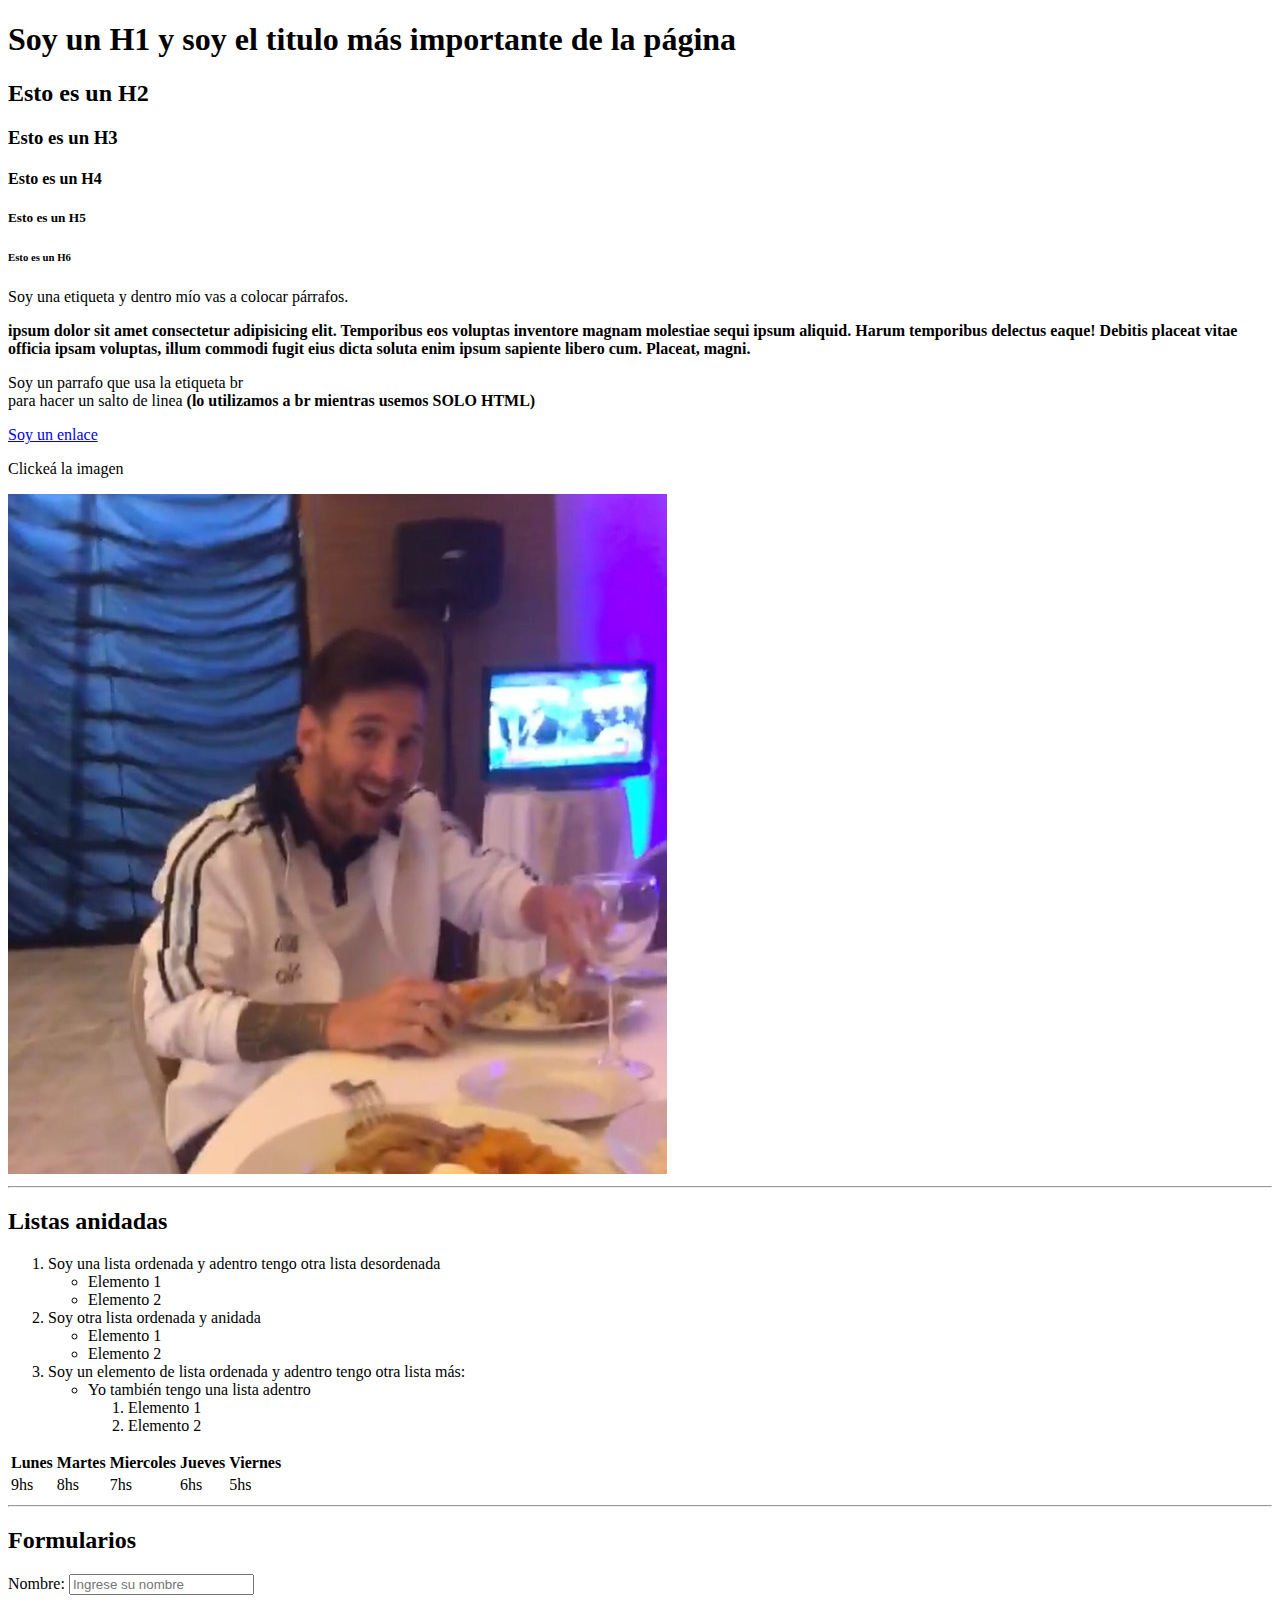
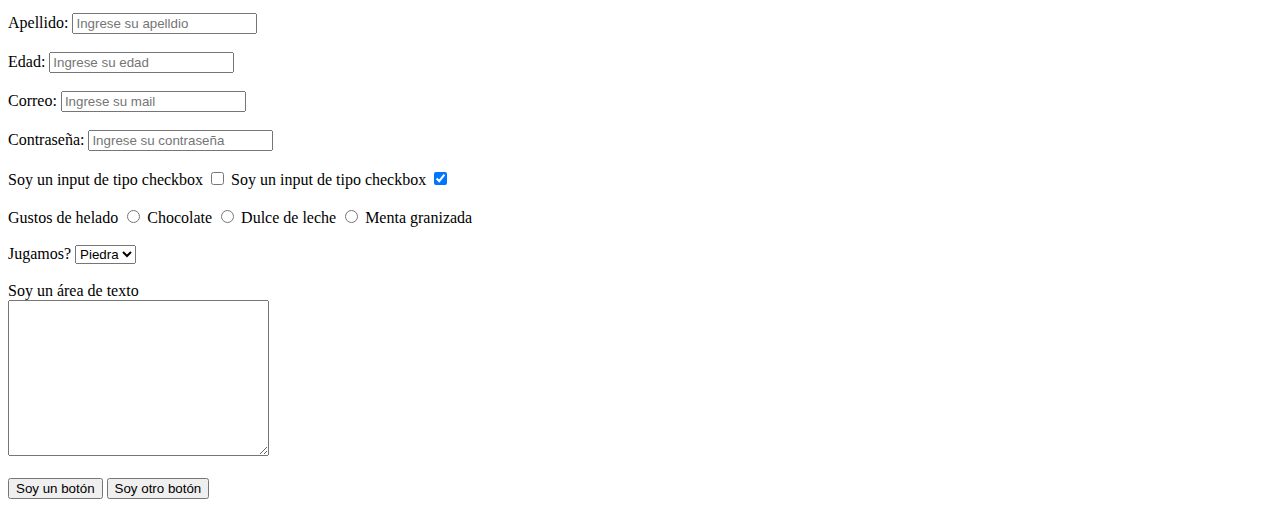
<file: Clase_1/index.html>
<!DOCTYPE html>
<html lang="en">

    <head>
    <meta charset="UTF-8"/>
    <meta name="viewport"  content="width=devise-width, initial-scale=1.0"> <!-- que la página se adapte al ancho del navegador, y la escala 1.0 indica que no va a estar zoomeado -->

    <title>Bienvenidos al lado oscuro</title>

    </head>

<body>

    <!-- Ctrl + } para este comentario -->

    <h1>Soy un H1 y soy el titulo más importante de la página </h1>
    <h2>Esto es un H2</h2>
    <h3>Esto es un H3</h3>
    <h4>Esto es un H4</h4>
    <h5>Esto es un H5</h5>
    <h6>Esto es un H6</h6>

    <p>Soy una etiqueta y dentro mío vas a colocar párrafos.</p>

    <p><strong> ipsum dolor sit amet consectetur adipisicing elit. Temporibus eos voluptas inventore magnam molestiae sequi ipsum aliquid. Harum temporibus delectus eaque! Debitis placeat vitae officia ipsam voluptas, illum commodi fugit eius dicta soluta enim ipsum sapiente libero cum. Placeat, magni. </strong></p>

    <p>Soy un parrafo que usa la etiqueta br <br/> para hacer un salto de linea <strong>(lo utilizamos a br mientras usemos SOLO HTML)</strong></p>

    <a href="https://code.visualstudio.com/" target="_blank">Soy un enlace</a>
    <br>
    <p>Clickeá la imagen</p>
    <a href="https://code.visualstudio.com" target="_blank">
        <img src="Imagenes/DfbwC7EWAAMn294.jfif" alt="Liones Messi comiendo">
    </a>

    <hr> <!-- crea una linea divisoria  -->

    <H2>Listas anidadas</H2>
    <ol>
        <li>Soy una lista ordenada y adentro tengo otra lista desordenada
             <ul> 
                <li>Elemento 1</li>
                <li>Elemento 2</li>
             </ul>
        </li>
        <li>Soy otra lista ordenada y anidada
            <ul>
                <li>Elemento 1</li>
                <li>Elemento 2</li>
            </ul>
        </li>
        <li>Soy un elemento de lista ordenada y adentro tengo otra lista más:
            <ul>
                <li>Yo también tengo una lista adentro
                    <ol>
                        <li>Elemento 1</li>
                        <li>Elemento 2</li>
                    </ol>
                </li>
                
            </ul>
        </li>
    </ol>

    <table>
        <tr>
            <th>Lunes</th>
            <th>Martes</th>
            <th>Miercoles</th>
            <th>Jueves</th>
            <th>Viernes</th>
        </tr>
        <tr>
            <td>9hs</td>
            <td>8hs</td>
            <td>7hs</td>
            <td>6hs</td>
            <td>5hs</td>
        </tr>
    </table>
<hr>
    
    <h2>Formularios</h2>
    <!-- Input de tipo "text" --> 
    <!-- Acompañar todo input de un label es buena práctica -->
    <label for="Nombre">Nombre: </label>
    <input type="text" id="Nombre" placeholder="Ingrese su nombre">
<br>
<br>
    <label for="Apellido">Apellido: </label>
    <input type="text" id="Apellido" placeholder="Ingrese su apelldio"> 
<br>
<br>
     <!-- Input de tipo "number" --> 
     <label for="Edad">Edad: </label>
     <input type="number" id="Edad" placeholder="Ingrese su edad">
<br>
<br>
    <!-- Input de tipo "email" -->
    <label for="Correo">Correo: </label>
    <input type="email" id="Correo" placeholder="Ingrese su mail">
<br>
<br>
    <!-- Input de tipo "password" -->
    <label for="Pass">Contraseña: </label>
    <input type="password" id="Pass" placeholder="Ingrese su contraseña" required>
<br>
<br>
    <!-- Input de tipo checkbox -->
    <label for="checkbox">Soy un input de tipo checkbox</label>
    <input type="checkbox" id="checkbox">

    <label for="checkbox2">Soy un input de tipo checkbox</label>
    <input type="checkbox" id="checkbox2" checked> <!--el checked es para que cuando cargue ya quede seleccionado-->
<br>
<br>
    <span>Gustos de helado</span> <!--el span es una etiqueta de linea sin contenido semántico--> 
    <!-- input de tipo "radio" -->
    <input type="radio" id="chocolate" name="gustos">
    <label for="chocolate">Chocolate</label>

    <input type="radio" id="dulce de leche" name="gustos">
    <label for="dulce de leche">Dulce de leche</label>

    <input type="radio" id="menta granizada" name="gustos">
    <label for="menta granizada">Menta granizada</label>
<br>
<br>
    <label for="jugamos">Jugamos?</label>
    <select name="" id="jugamos">
        <option value="piedra">Piedra</option>
        <option value="papel">Papel</option>
        <option value="tijera">Tijera</option>
    </select>
<br>
<br>
    <!-- etiqueta de textarea -->
    <label for="texto">Soy un área de texto</label>
    <br>
    <textarea id="texto" cols="30" rows="10"></textarea>
<br>
<br>
    <!-- botones -->
    <input type="submit" value="Soy un botón">
    <button type="submit">Soy otro botón</button>
    

</body>

</html>
</file>
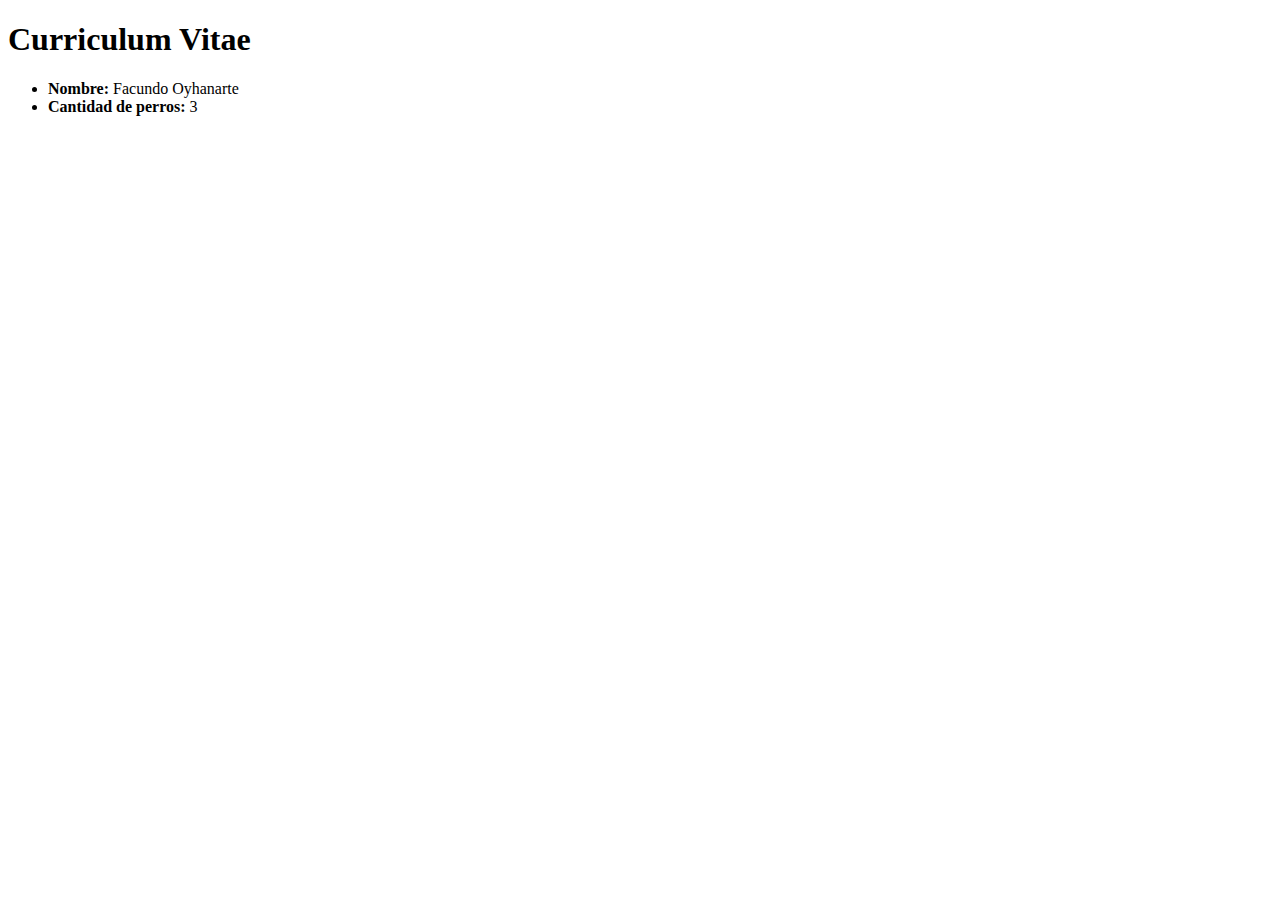
<file: Clase_2/index.html>
<!DOCTYPE html>
<html lang="en">
<head>
    <meta charset="UTF-8">
    <meta http-equiv="X-UA-Compatible" content="IE=edge">
    <meta name="viewport" content="width=device-width, initial-scale=1.0">
    <title>Curriculum</title>
</head>
<body>
    <h1>Curriculum Vitae</h1>
    <ul>
        <li><b>Nombre:</b> Facundo Oyhanarte</li>
        <li><b>Cantidad de perros:</b> 3</li>
    </ul>
    
</body>
</html>
</file>
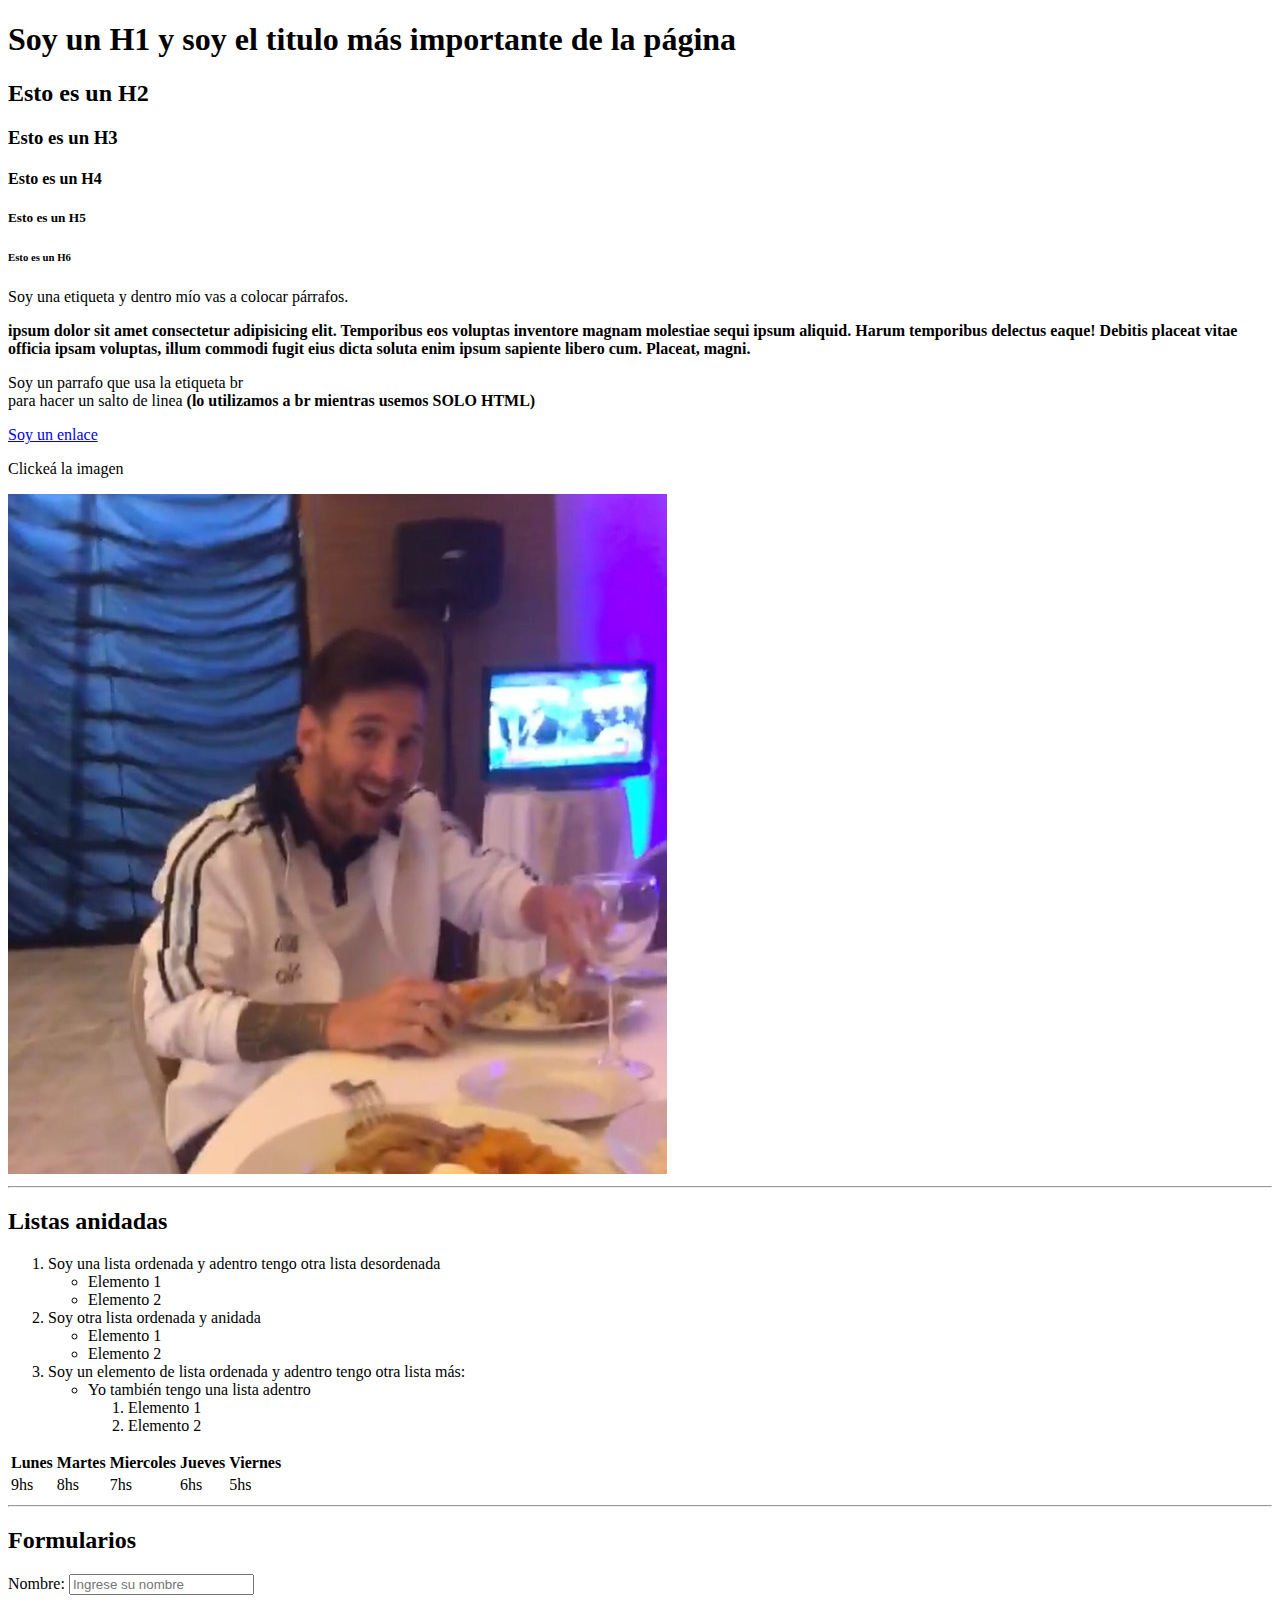
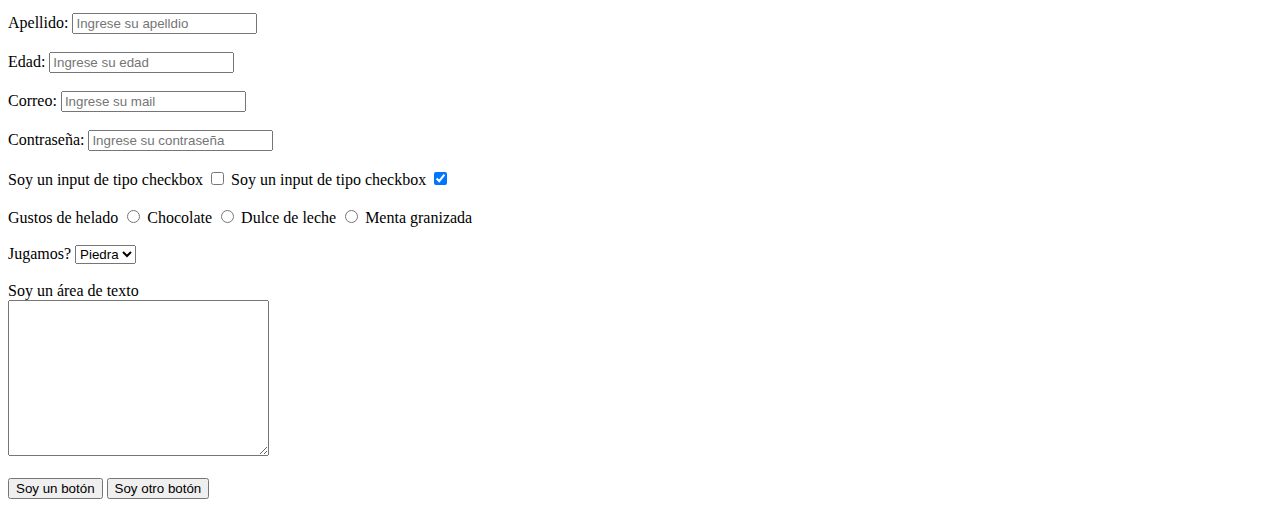
<file: Clases/Clase_1 (HTML)/index.html>
<!DOCTYPE html>
<html lang="en">

    <head>
    <meta charset="UTF-8"/> <!--configura el set de caracteres-->
    <meta name="viewport"  content="width=devise-width, initial-scale=1.0"> <!-- que la página se adapte al ancho del navegador, y la escala 1.0 indica que no va a estar zoomeado -->

    <title>Bienvenidos al lado oscuro</title>

    </head>

<body>

    <!-- Ctrl + } para este comentario -->

    <h1>Soy un H1 y soy el titulo más importante de la página </h1>
    <h2>Esto es un H2</h2>
    <h3>Esto es un H3</h3>
    <h4>Esto es un H4</h4>
    <h5>Esto es un H5</h5>
    <h6>Esto es un H6</h6>

    <p>Soy una etiqueta y dentro mío vas a colocar párrafos.</p>

    <p><strong> ipsum dolor sit amet consectetur adipisicing elit. Temporibus eos voluptas inventore magnam molestiae sequi ipsum aliquid. Harum temporibus delectus eaque! Debitis placeat vitae officia ipsam voluptas, illum commodi fugit eius dicta soluta enim ipsum sapiente libero cum. Placeat, magni. </strong></p>

    <p>Soy un parrafo que usa la etiqueta br <br/> para hacer un salto de linea <strong>(lo utilizamos a br mientras usemos SOLO HTML)</strong></p>

    <a href="https://code.visualstudio.com/" target="_blank">Soy un enlace</a>
    <br>
    <p>Clickeá la imagen</p>
    <a href="https://code.visualstudio.com" target="_blank">
        <img src="Imagenes/DfbwC7EWAAMn294.jfif" alt="Liones Messi comiendo">
    </a>

    <hr> <!-- crea una linea divisoria  -->

    <H2>Listas anidadas</H2>
    <ol>
        <li>Soy una lista ordenada y adentro tengo otra lista desordenada
             <ul> 
                <li>Elemento 1</li>
                <li>Elemento 2</li>
             </ul>
        </li>
        <li>Soy otra lista ordenada y anidada
            <ul>
                <li>Elemento 1</li>
                <li>Elemento 2</li>
            </ul>
        </li>
        <li>Soy un elemento de lista ordenada y adentro tengo otra lista más:
            <ul>
                <li>Yo también tengo una lista adentro
                    <ol>
                        <li>Elemento 1</li>
                        <li>Elemento 2</li>
                    </ol>
                </li>
                
            </ul>
        </li>
    </ol>

    <table>
        <tr>
            <th>Lunes</th>
            <th>Martes</th>
            <th>Miercoles</th>
            <th>Jueves</th>
            <th>Viernes</th>
        </tr>
        <tr>
            <td>9hs</td>
            <td>8hs</td>
            <td>7hs</td>
            <td>6hs</td>
            <td>5hs</td>
        </tr>
    </table>
<hr>
    
    <h2>Formularios</h2>
    <!-- Input de tipo "text" --> 
    <!-- Acompañar todo input de un label es buena práctica -->
    <label for="Nombre">Nombre: </label>
    <input type="text" id="Nombre" placeholder="Ingrese su nombre">
<br>
<br>
    <label for="Apellido">Apellido: </label>
    <input type="text" id="Apellido" placeholder="Ingrese su apelldio"> 
<br>
<br>
     <!-- Input de tipo "number" --> 
     <label for="Edad">Edad: </label>
     <input type="number" id="Edad" placeholder="Ingrese su edad">
<br>
<br>
    <!-- Input de tipo "email" -->
    <label for="Correo">Correo: </label>
    <input type="email" id="Correo" placeholder="Ingrese su mail">
<br>
<br>
    <!-- Input de tipo "password" -->
    <label for="Pass">Contraseña: </label>
    <input type="password" id="Pass" placeholder="Ingrese su contraseña" required>
<br>
<br>
    <!-- Input de tipo checkbox -->
    <label for="checkbox">Soy un input de tipo checkbox</label>
    <input type="checkbox" id="checkbox">

    <label for="checkbox2">Soy un input de tipo checkbox</label>
    <input type="checkbox" id="checkbox2" checked> <!--el checked es para que cuando cargue ya quede seleccionado-->
<br>
<br>
    <span>Gustos de helado</span> <!--el span es una etiqueta de linea sin contenido semántico--> 
    <!-- input de tipo "radio" -->
    <input type="radio" id="chocolate" name="gustos">
    <label for="chocolate">Chocolate</label>

    <input type="radio" id="dulce de leche" name="gustos">
    <label for="dulce de leche">Dulce de leche</label>

    <input type="radio" id="menta granizada" name="gustos">
    <label for="menta granizada">Menta granizada</label>
<br>
<br>
    <label for="jugamos">Jugamos?</label>
    <select id="jugamos">
        <option value="piedra">Piedra</option>
        <option value="papel">Papel</option>
        <option value="tijera">Tijera</option>
    </select>
<br>
<br>
    <!-- etiqueta de textarea -->
    <label for="texto">Soy un área de texto</label>
    <br>
    <textarea id="texto" cols="30" rows="10"></textarea>
<br>
<br>
    <!-- botones -->
    <input type="submit" value="Soy un botón">
    <button type="submit">Soy otro botón</button>
    

</body>

</html>
</file>
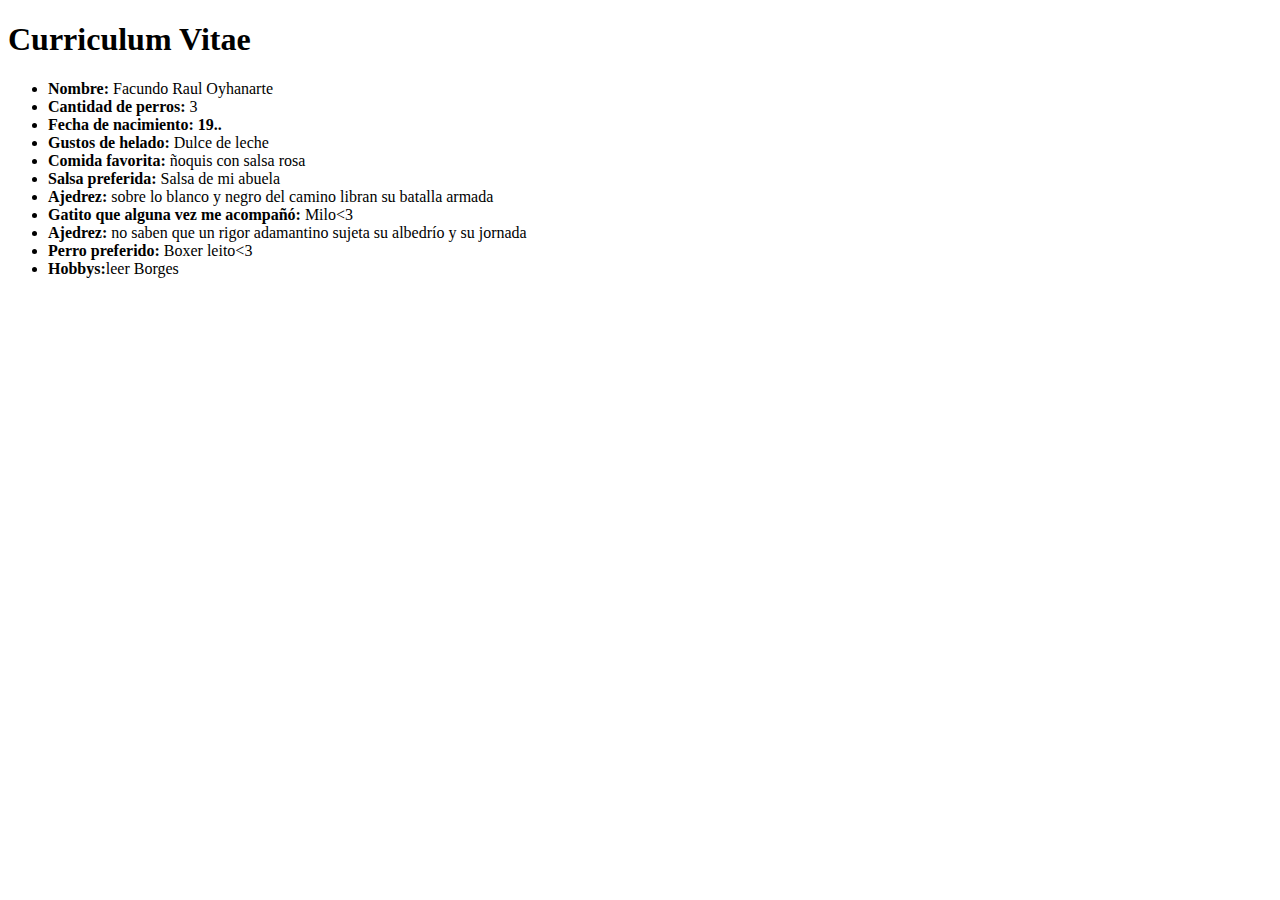
<file: Clases/Clase_2 (HTML)/index.html>
<!DOCTYPE html>
<html lang="en">
<head>
    <meta charset="UTF-8">
    <meta http-equiv="X-UA-Compatible" content="IE=edge">
    <meta name="viewport" content="width=device-width, initial-scale=1.0">
    <title>Curriculum</title>
</head>
<body>
    <h1>Curriculum Vitae</h1>
    <ul>
        <li><b>Nombre:</b> Facundo Raul Oyhanarte</li>
        <li><b>Cantidad de perros:</b> 3</li>
        <li><b>Fecha de nacimiento: 19..</b></li>
        <li><b>Gustos de helado:</b> Dulce de leche </li>
        <li><b>Comida favorita:</b> ñoquis con salsa rosa</li>
        <li><b>Salsa preferida:</b> Salsa de mi abuela</li>
        <li><b>Ajedrez:</b> sobre lo blanco y negro del camino libran su batalla armada</li>
        <li><b>Gatito que alguna vez me acompañó:</b> Milo<3</li>
        <li><b>Ajedrez:</b> no saben que un rigor adamantino sujeta su albedrío y su jornada</li>
        <li><b>Perro preferido:</b> Boxer leito<3</li>
        <li><b>Hobbys:</b>leer Borges</li>

    </ul>
    
</body>
</html>
</file>
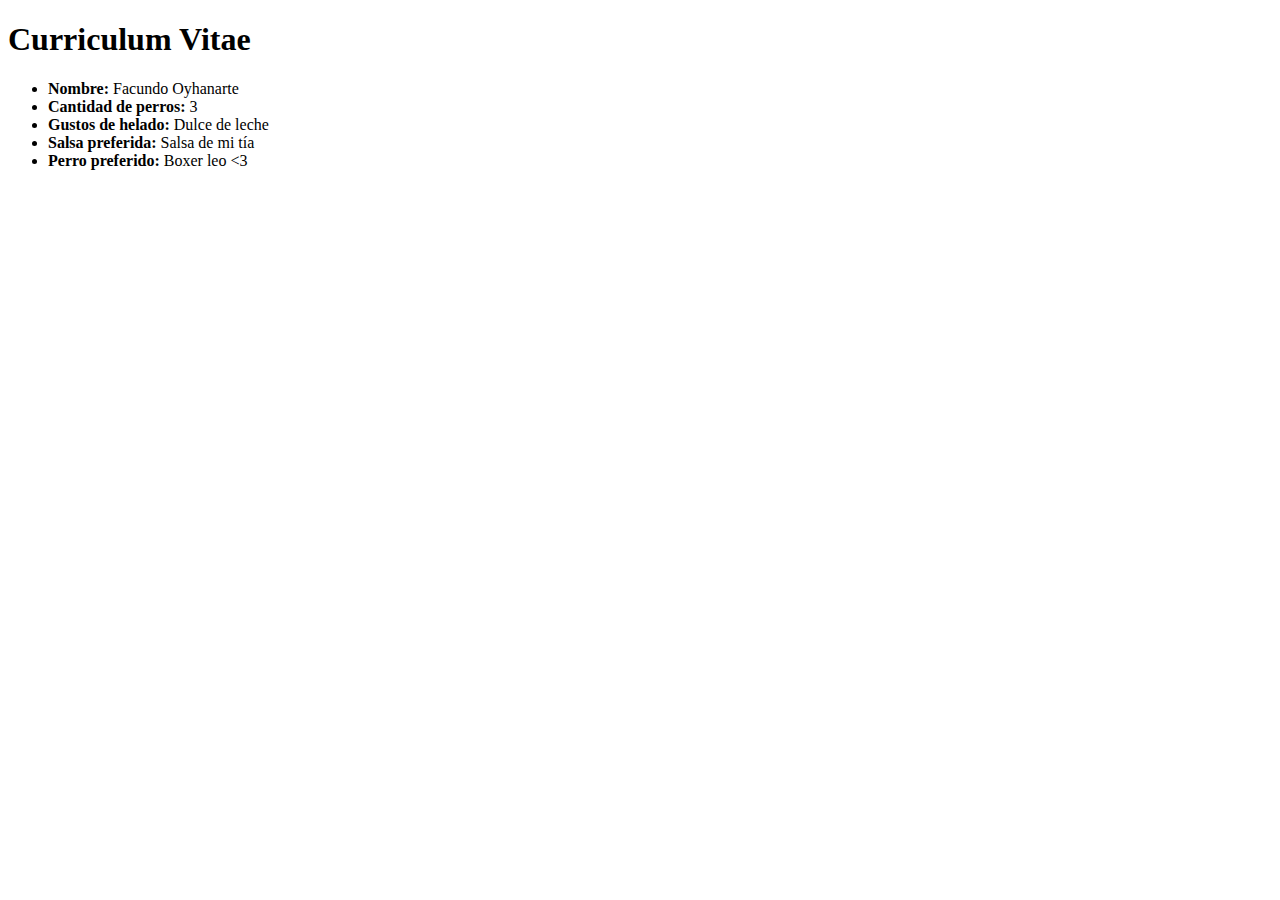
<file: Clases/Clase_2/index.html>
<!DOCTYPE html>
<html lang="en">
<head>
    <meta charset="UTF-8">
    <meta http-equiv="X-UA-Compatible" content="IE=edge">
    <meta name="viewport" content="width=device-width, initial-scale=1.0">
    <title>Curriculum</title>
</head>
<body>
    <h1>Curriculum Vitae</h1>
    <ul>
        <li><b>Nombre:</b> Facundo Oyhanarte</li>
        <li><b>Cantidad de perros:</b> 3</li>
        <li><b>Gustos de helado:</b> Dulce de leche </li>
        <li><b>Salsa preferida:</b> Salsa de mi tía</li>
        <li><b>Perro preferido:</b> Boxer leo <3 </li>
    </ul>
    
</body>
</html>
</file>
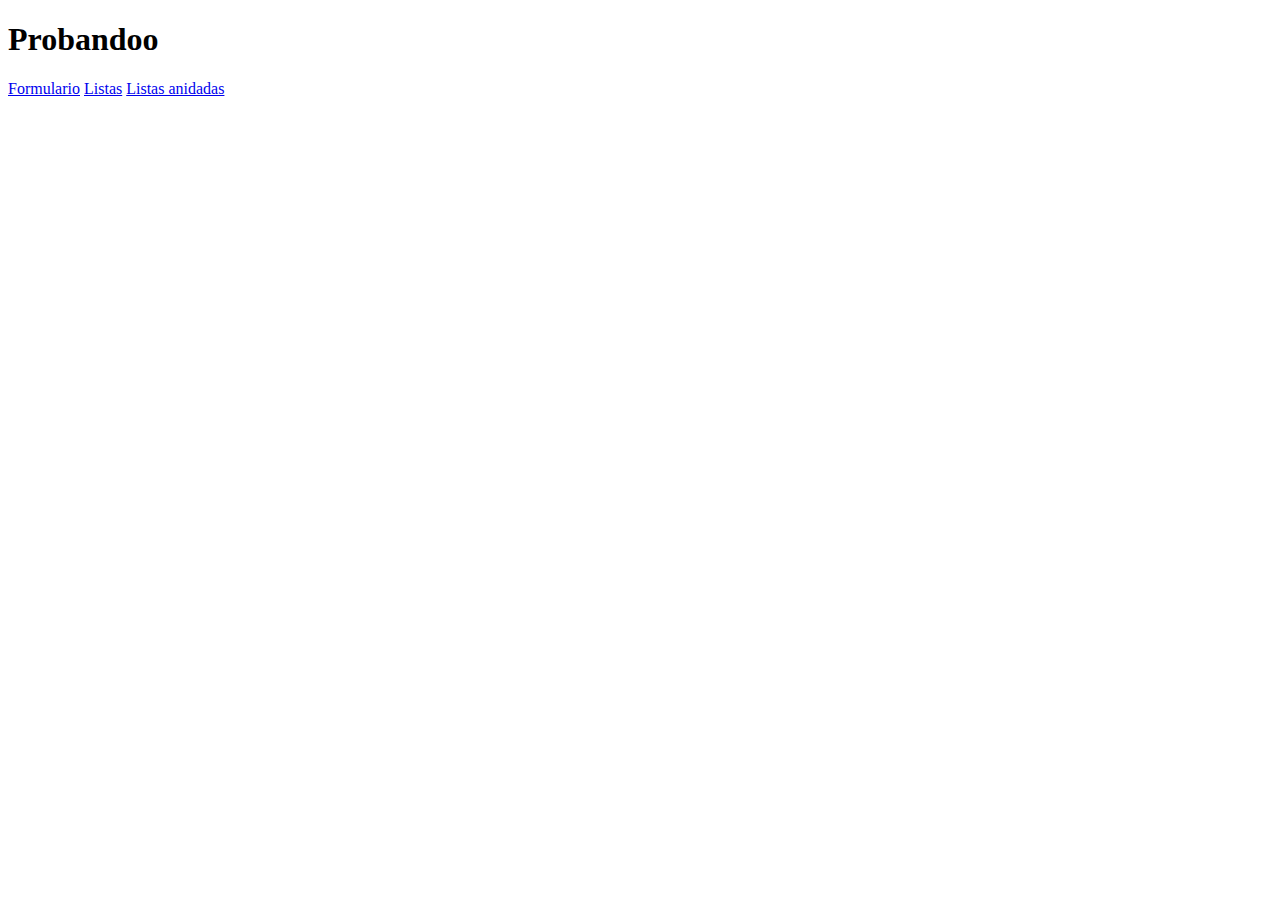
<file: Entregas/Entrega_1/index.html>
<!DOCTYPE html>
<html lang="en">
<head>
    <meta charset="UTF-8">
    <meta http-equiv="X-UA-Compatible" content="IE=edge">
    <meta name="viewport" content="width=device-width, initial-scale=1.0">
    <title>Document</title>
</head>
<body>
    <h1>Probandoo</h1>
    <a href="Ej_Formulario.html">Formulario</a>
    <a href="Ej_listas.html">Listas</a>
    <a href="Ej_listas_anidadas.html">Listas anidadas</a>
</body>
</html>
</file>
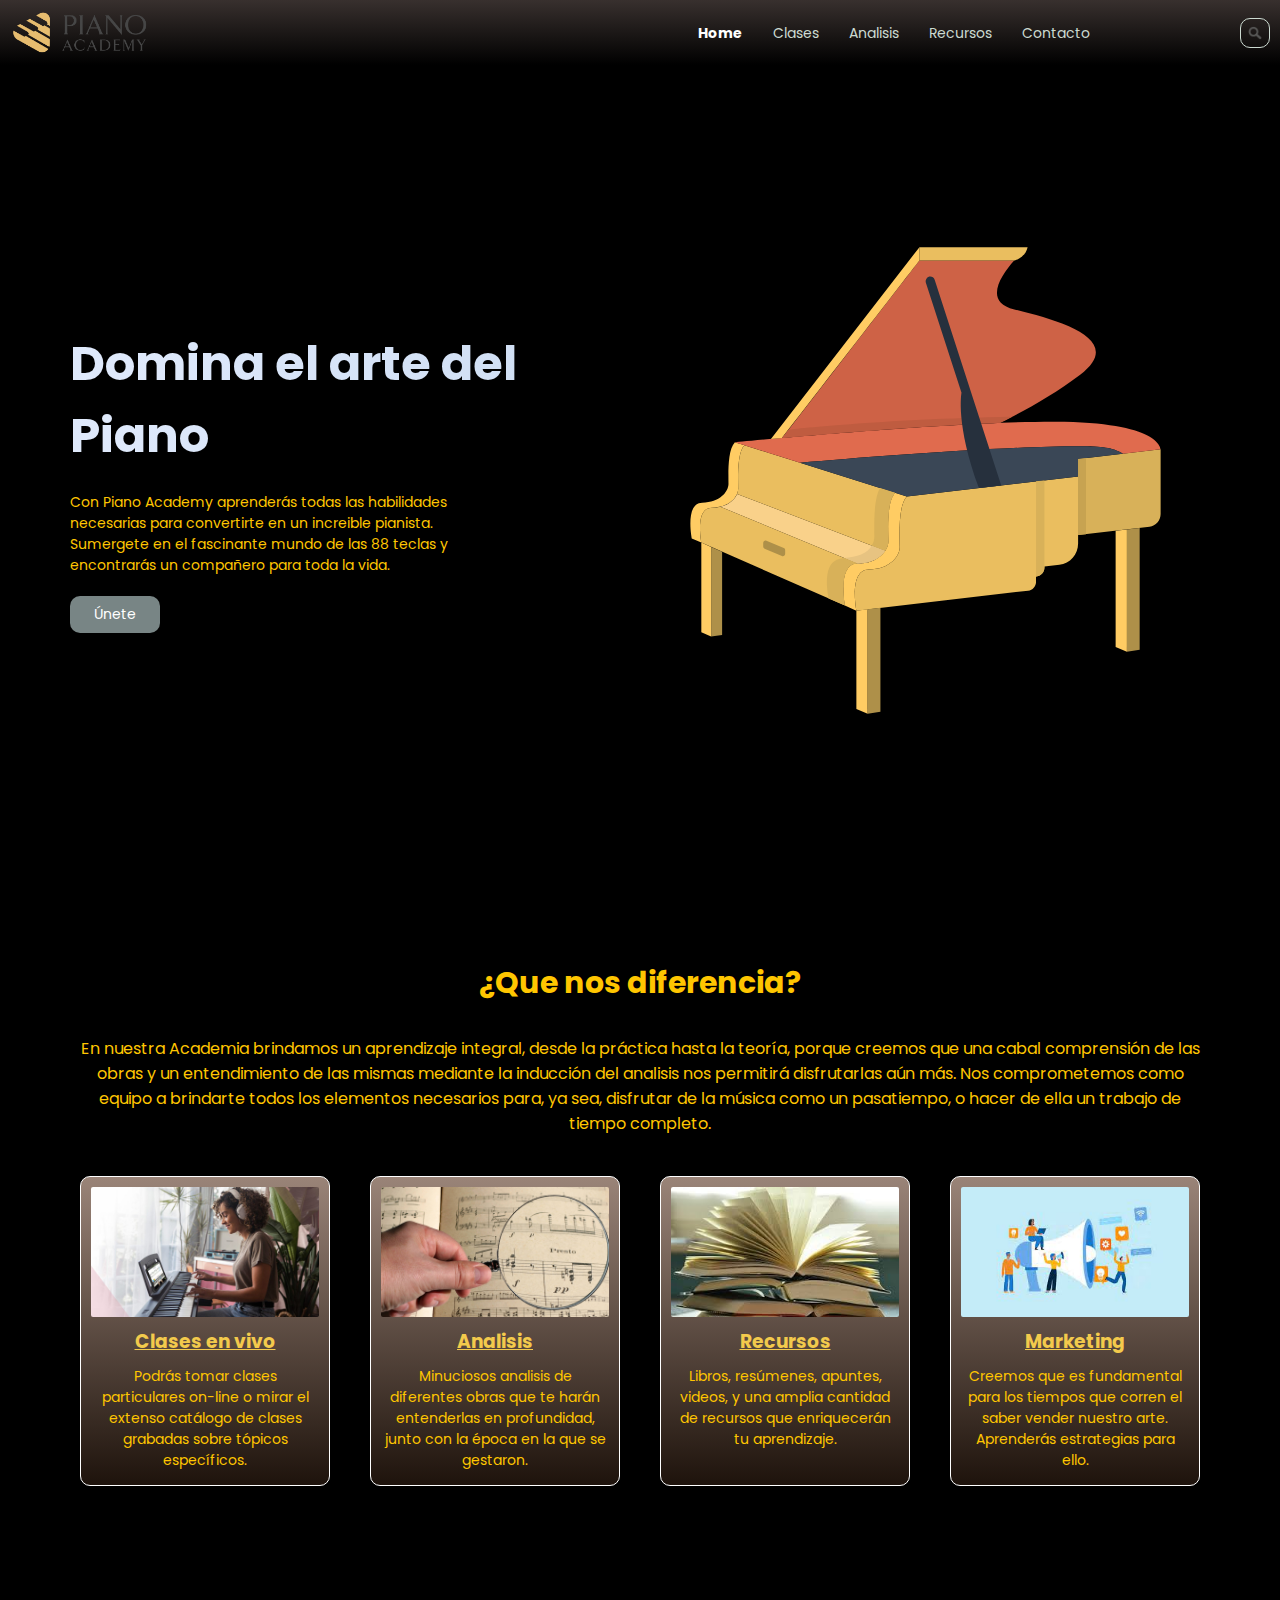
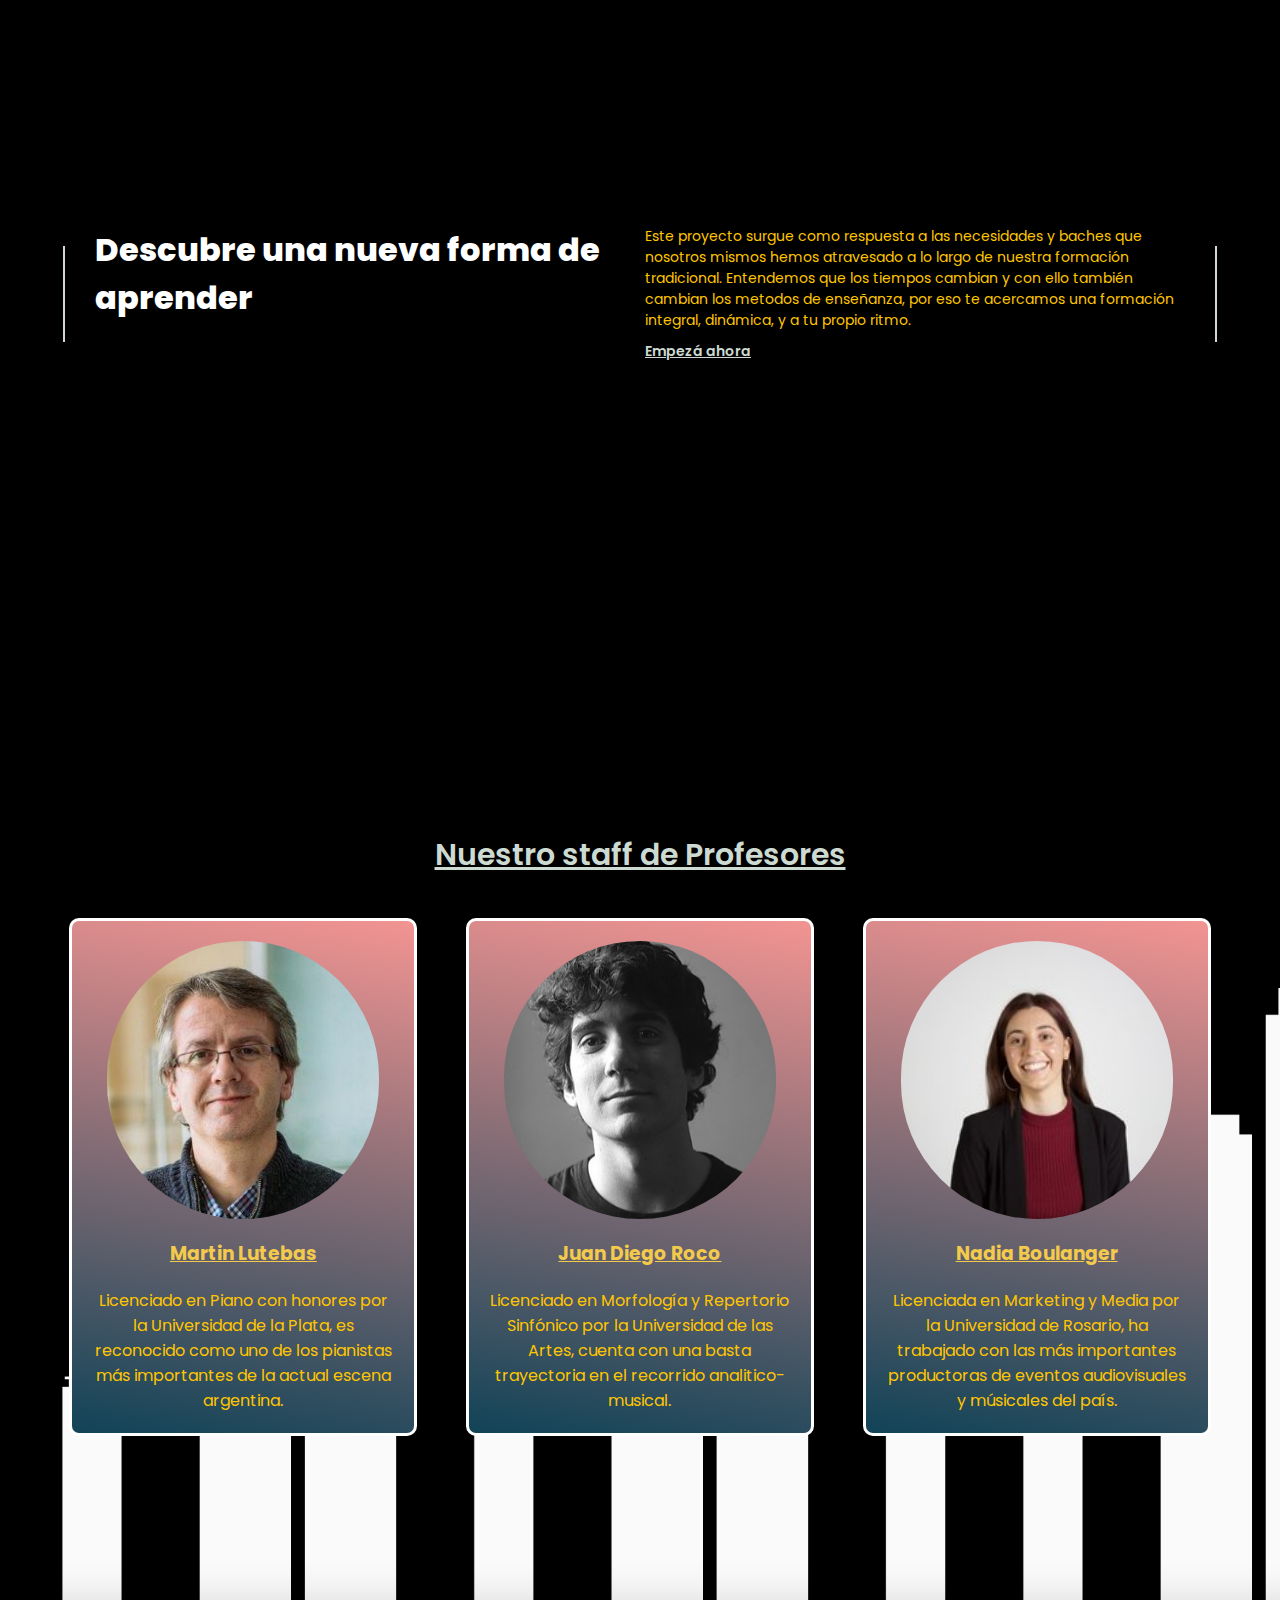
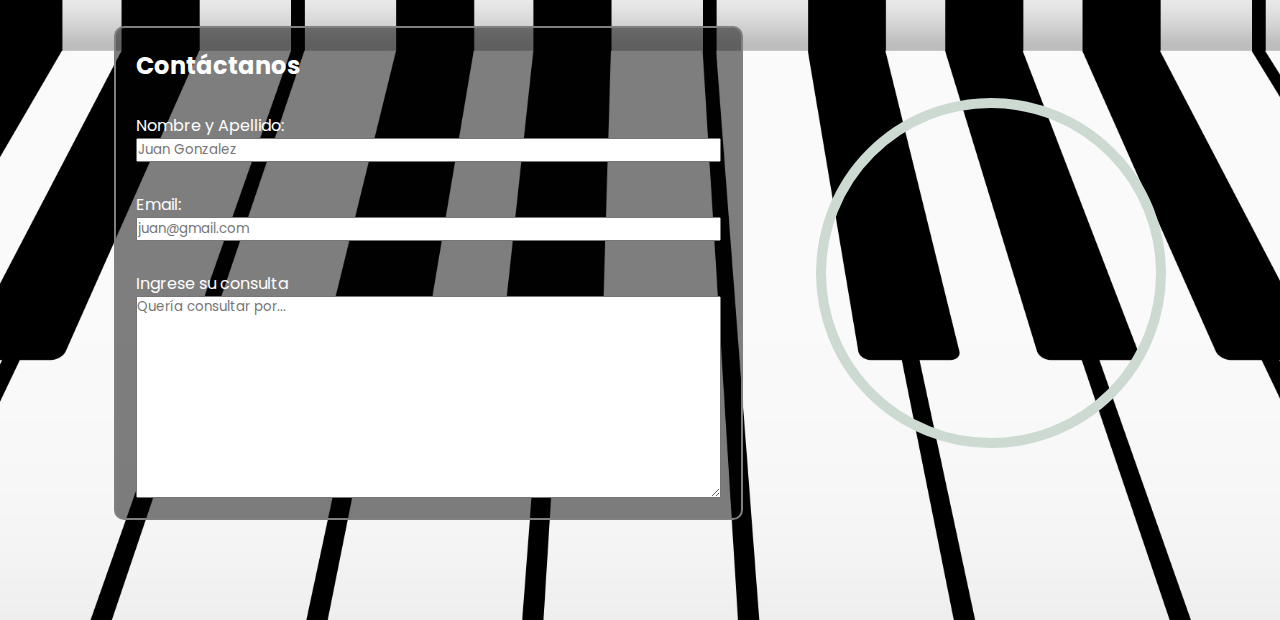
<file: Entregas/Landing Page Portfolio/index.html>
<!DOCTYPE html>
<html lang="en">
<head>
    <meta charset="UTF-8">
    <meta http-equiv="X-UA-Compatible" content="IE=edge">
    <meta name="viewport" content="width=device-width, initial-scale=1.0">
    <title>Piano Academy</title>
    <link rel="stylesheet" href="./assets/style.css">
    <link rel="stylesheet" href="./assets/mediaqueries.css">
</head>
<body>
    <header>
        <img src=".//assets/img/pianoacademylogo-dark.png" alt="logo" class="logo">
        <nav class="navbar">
            <label for="menu-toggle" class="menu-label">
                <img src="./assets/img/menu.png" alt="menu">
            </label>
            <input type="checkbox" id="menu-toggle">
            <ul class="navbar-list">
                <li><a href="#">Home</a></li>
                <li><a href="#">Clases</a></li>
                <li><a href="#">Analisis</a></li>
                <li><a href="#">Recursos</a></li>
                <li><a href="#">Contacto</a></li>
            </ul>
            <img src="./assets/img/buscador1.png" alt="icono de buscador" class="icono-buscador">
        </nav>
    </header>

    <main>
        <!-- hero -->
        <section id="hero">
            <div class="hero-info">
                <h1>Domina el arte del Piano</h1>
                <p>Con Piano Academy aprenderás todas las habilidades necesarias para convertirte en un increible pianista. Sumergete en el fascinante mundo de las 88 teclas y encontrarás un compañero para toda la vida. </p>
                <a href="#">Únete</a>
            </div>
            
            <div class="hero-card">
                <img src="./assets/img/piano-flat-by-Vexels.svg"  alt="piano man">
            </div>
        </section>


        <section id="info">

            <div class="diferencia">
                <h2>¿Que nos diferencia?</h2>

                <p>En nuestra Academia brindamos un aprendizaje integral, desde la práctica hasta la teoría, porque creemos que una cabal comprensión de las obras y un entendimiento de las mismas mediante la inducción del analisis nos permitirá disfrutarlas aún más. Nos comprometemos como equipo a brindarte todos los elementos necesarios para, ya sea, disfrutar de la música como un pasatiempo, o hacer de ella un trabajo de tiempo completo. </p>
            </div>
        </section>
        <section id="card-container"">
                <div class="info-card clases">
                     <img src="./assets/img/piano-vivo.jpeg" alt="alumna en clase de piano">
                     <h3>Clases en vivo</h3>
                     <p>Podrás tomar clases particulares on-line o mirar el extenso catálogo de clases grabadas sobre tópicos específicos.</p>
                </div>
                <div class="info-card">
                    <img src="./assets/img/partitura3.jpg" alt="lupa sobre partitura">
                    <h3>Analisis</h3> 
                    <p>Minuciosos analisis de diferentes obras que te harán entenderlas en profundidad, junto con la época en la que se gestaron.</p>
                </div>
                <div class="info-card">
                    <img src="./assets/img/recursos.jfif" alt="biblioteca">
                    <h3>Recursos</h3>
                    <p>Libros, resúmenes, apuntes, videos, y una amplia cantidad de recursos que enriquecerán tu aprendizaje.</p>
                </div>
                <div class="info-card">
                    <img src="./assets/img/marketing2.jfif" alt="altoparlante para publicitarse">
                    <h3>Marketing</h3>
                    <p>Creemos que es fundamental para los tiempos que corren el saber vender nuestro arte. Aprenderás estrategias para ello.</p>
                </div>
        </section>

        <!-- <div class="quote"> "La vida sin música sería un error" <span>- Fredrich Nietzsche</span></div> -->

        <section id="discover">
                <span class="divider"></span>
                <h2>Descubre una nueva forma de aprender</h2>
                <div class="discover-text">
                    <p>Este proyecto surgue como respuesta a las necesidades y baches que nosotros mismos hemos atravesado a lo largo de nuestra formación tradicional. Entendemos que los tiempos cambian y con ello también cambian los metodos de enseñanza, por eso te acercamos una formación integral, dinámica, y a tu propio ritmo. </p>
                    <a href="#">Empezá ahora</a>
                </div>
                <span class="divider"></span>
        </section>

        <section id="profesores">
            <h2>Nuestro staff de Profesores</h2>
            <div class="card-profesor"> 
                <div class="info-profesor">   
                    <div class="info-img"><img src="./assets/img/profesor5.jpg" alt="profesor"></div>
                   <div class="info-text">
                    <h3>Martin Lutebas</h3>
                    <p>Licenciado en Piano con honores por la Universidad de la Plata, es reconocido como uno de los pianistas más importantes de la actual escena argentina.</p>
                    </div>
                </div>

                <div class="info-profesor">
                    <div class="info-img"><img src="./assets/img/profesor2.jfif" alt="profesor"></div>
                    <div class="info-text">
                    <h3>Juan Diego Roco</h3>
                    <p>Licenciado en Morfología y Repertorio Sinfónico por la Universidad de las Artes, cuenta con una basta trayectoria en el recorrido analitico-musical.</p>
                    </div>
                </div>

                 <div class="info-profesor">
                   <div class="info-img"> <img src="./assets/img/profesora6.jpg" alt="profesora"></div>
                   <div class="info-text">
                   <h3>Nadia Boulanger</h3>
                    <p>Licenciada en Marketing y Media por la Universidad de Rosario, ha trabajado con las más importantes productoras de eventos audiovisuales y músicales del país.</p>
                    </div>
                </div>    
            </div>
        </section>

        <section id="main-contact">
            <div class="contacto">
                <h2>Contáctanos</h2>
                <form action="#" class="formulario">   
                   <div class="casillas">
                    <label for="nombre">Nombre y Apellido:</label>
                    <input type="text" id="nombre" required placeholder="Juan Gonzalez">
                 </div>
                <div class="casillas">
                    <label for="email">Email:</label>
                    <input type="email" id="email" 
                    placeholder="juan@gmail.com" required>  
                </div>
                <div class="casillas">
                    <label for="textarea">Ingrese su consulta</label>
                    <textarea name="" id="textarea" cols="50" rows="10" placeholder="Quería consultar por..."></textarea>
                </div>
                </form>
            </div>
            <div class="mapa">
            <iframe src="https://www.google.com/maps/embed?pb=!1m18!1m12!1m3!1d3284.5587217134753!2d-58.38800578417518!3d-34.590030664282345!2m3!1f0!2f0!3f0!3m2!1i1024!2i768!4f13.1!3m3!1m2!1s0x95bccabae6632f11%3A0xf1d6f3f21265845e!2sAv.%20Alvear%201590%2C%20C1014AAP%20CABA!5e0!3m2!1ses-419!2sar!4v1664833495032!5m2!1ses-419!2sar" ></iframe>
            </div>
        </section>

    </main>

    <footer>
        
    </footer>
</body>
</html>
</file>
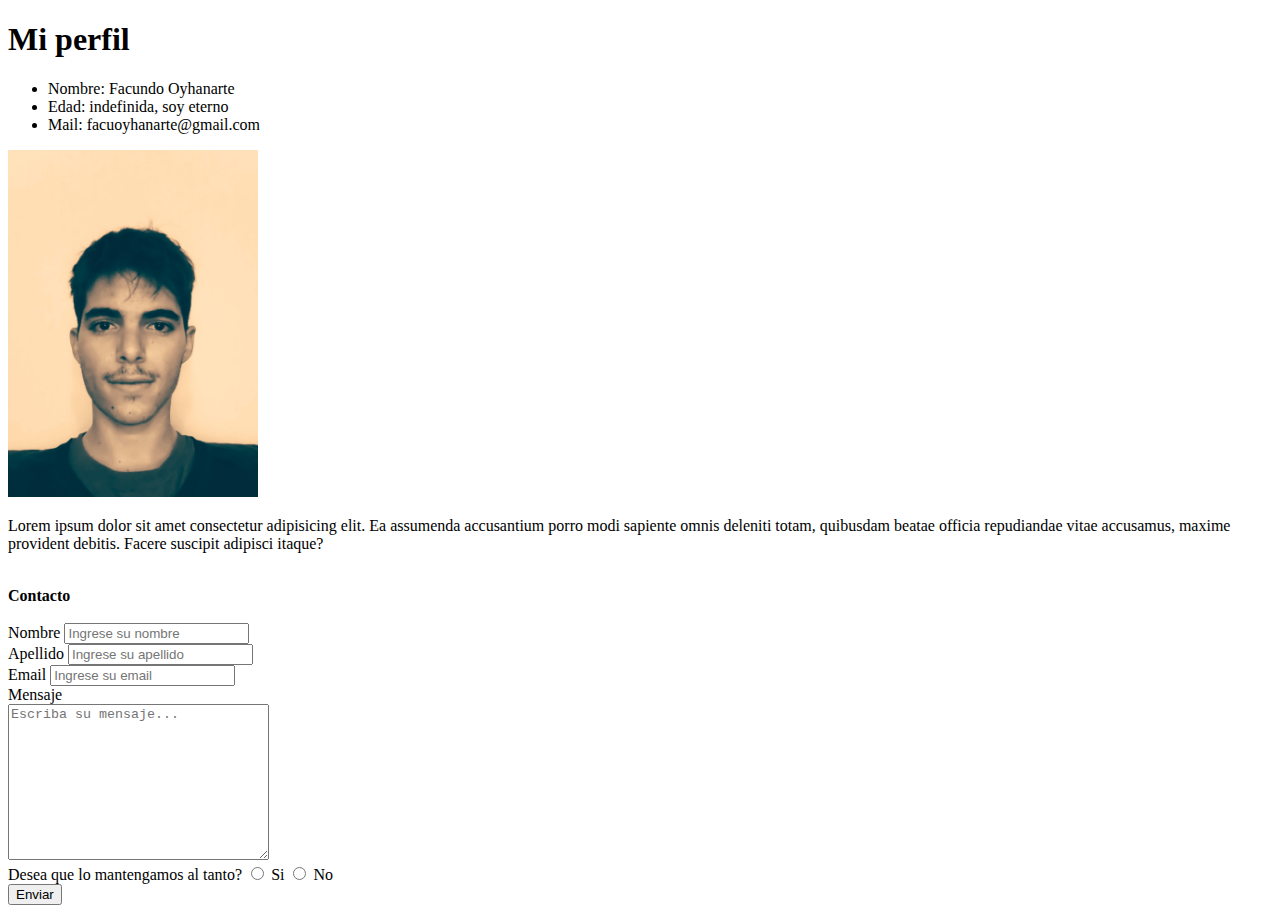
<file: Clase_1/Desafío-1.html>
<!DOCTYPE html>
<html lang="en">
<head>
    <meta charset="UTF-8">
    <meta http-equiv="X-UA-Compatible" content="IE=edge">
    <meta name="viewport" content="width=device-width, initial-scale=1.0">
    <title>Mi Perfil</title>
</head>
<body>

    <h1>Mi perfil</h1>

    <ul>
        <li>Nombre: Facundo Oyhanarte</li>
        <li>Edad: indefinida, soy eterno</li>
        <li>Mail: facuoyhanarte@gmail.com</li>
    </ul>

    <img src="Imagenes/Screenshot_2021-06-17-01-15-07-0890539174_EDIT_1_EDIT_1.png" alt="foto de Facundo" width="250px">

    <br>

    <p>Lorem ipsum dolor sit amet consectetur adipisicing elit. Ea assumenda accusantium porro modi sapiente omnis deleniti totam, quibusdam beatae officia repudiandae vitae accusamus, maxime provident debitis. Facere suscipit adipisci itaque?</p>

    <br>

    <form >
        <span> <strong>Contacto</strong> </span>
    <br>
    <br>
        <label for="nombre">Nombre</label>
        <input type="text" id="nombre" placeholder="Ingrese su nombre" required>
    <br>    
        <label for="apellido">Apellido</label>
        <input type="text" id="apellido" placeholder="Ingrese su apellido" required>
    <br>
        <label for="email">Email</label>
        <input type="email" name="" id="email" placeholder="Ingrese su email" required>
    <br>
        <span> Mensaje</span>
        <br>
        <label for="textarea"></label>
        <textarea id="textarea" cols="30" rows="10" required placeholder="Escriba su mensaje..."></textarea>

    <br>

        <span>Desea que lo mantengamos al tanto?</span>
        <input type="radio" id="si">
        <label for="si">Si</label>
        <input type="radio" id="no">
        <label for="no">No</label>
    <br>
        <button type="submit">Enviar</button>
    </form>
    
    
</body>
</html>
</file>
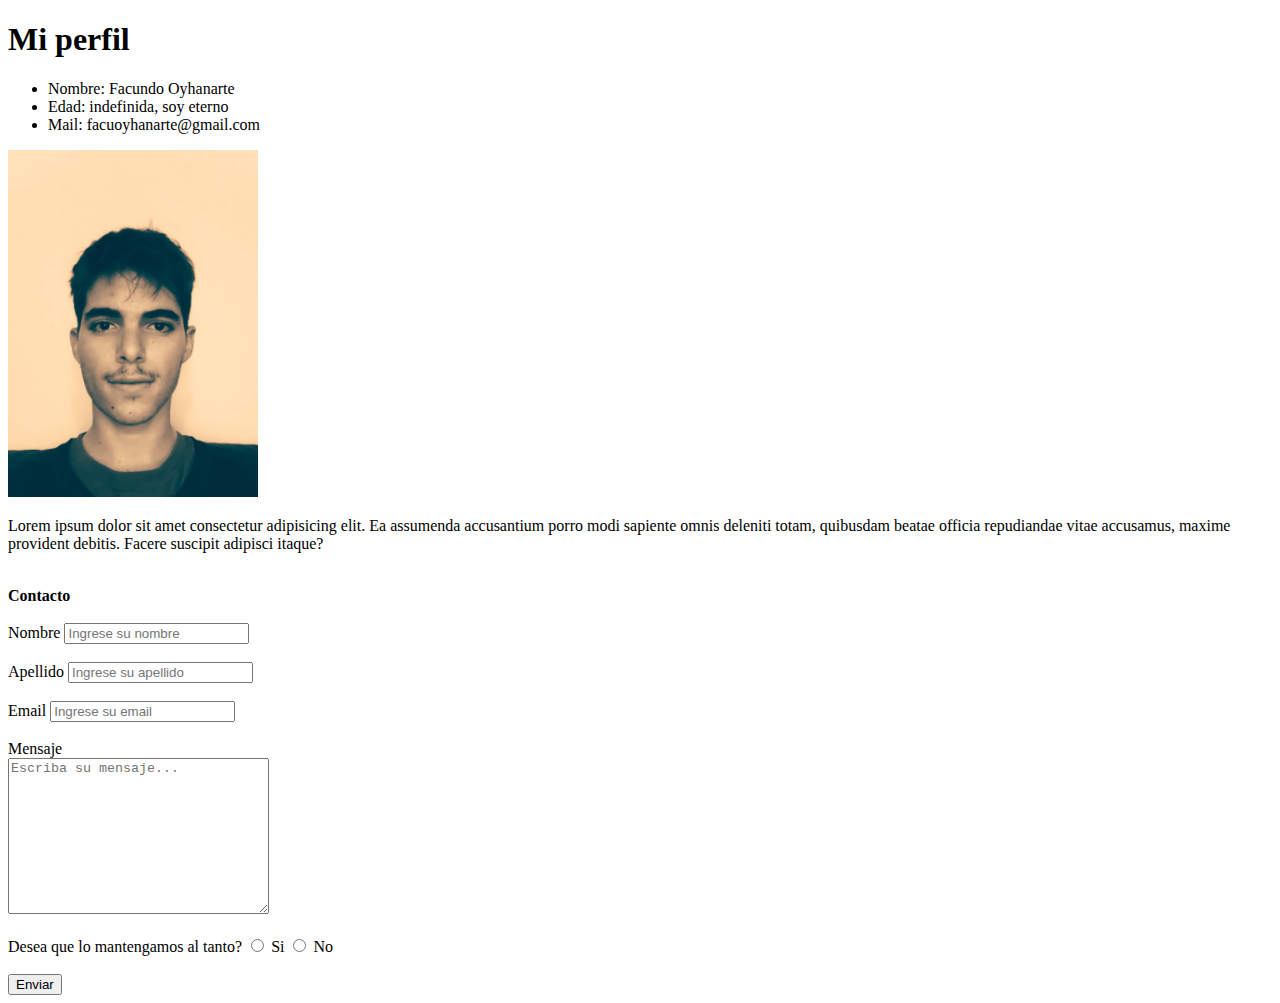
<file: Clases/Clase_1 (HTML)/Desafío-1.html>
<!DOCTYPE html>
<html lang="en">
<head>
    <meta charset="UTF-8">
    <meta http-equiv="X-UA-Compatible" content="IE=edge">
    <meta name="viewport" content="width=device-width, initial-scale=1.0">
    <title>Mi Perfil</title>
</head>
<body>

    <h1>Mi perfil</h1>

    <ul>
        <li>Nombre: Facundo Oyhanarte</li>
        <li>Edad: indefinida, soy eterno</li>
        <li>Mail: facuoyhanarte@gmail.com</li>
    </ul>

    <img src="Imagenes/Screenshot_2021-06-17-01-15-07-0890539174_EDIT_1_EDIT_1.png" alt="foto de Facundo" width="250px">

    <br>

    <p>Lorem ipsum dolor sit amet consectetur adipisicing elit. Ea assumenda accusantium porro modi sapiente omnis deleniti totam, quibusdam beatae officia repudiandae vitae accusamus, maxime provident debitis. Facere suscipit adipisci itaque?</p>

    <br>

    <form >
        <span> <strong>Contacto</strong> </span>
    <br>
    <br>
        <label for="nombre">Nombre</label>
        <input type="text" id="nombre" placeholder="Ingrese su nombre" required>
    <br><br>
        <label for="apellido">Apellido</label>
        <input type="text" id="apellido" placeholder="Ingrese su apellido" required>
    <br><br>
        <label for="email">Email</label>
        <input type="email" name="" id="email" placeholder="Ingrese su email" required>
    <br><br>
        <span> Mensaje</span>
        <br>
        <label for="textarea"></label>
        <textarea id="textarea" cols="30" rows="10" required placeholder="Escriba su mensaje..."></textarea>

    <br><br>

        <span>Desea que lo mantengamos al tanto?</span>
        <input type="radio" id="si" name="suscriptor">
        <label for="si">Si</label>
        <input type="radio" id="no" name="suscriptor">
        <label for="no">No</label>
    <br><br>
        <input type="submit" value="Enviar">
    </form>
    
    
</body>
</html>
</file>
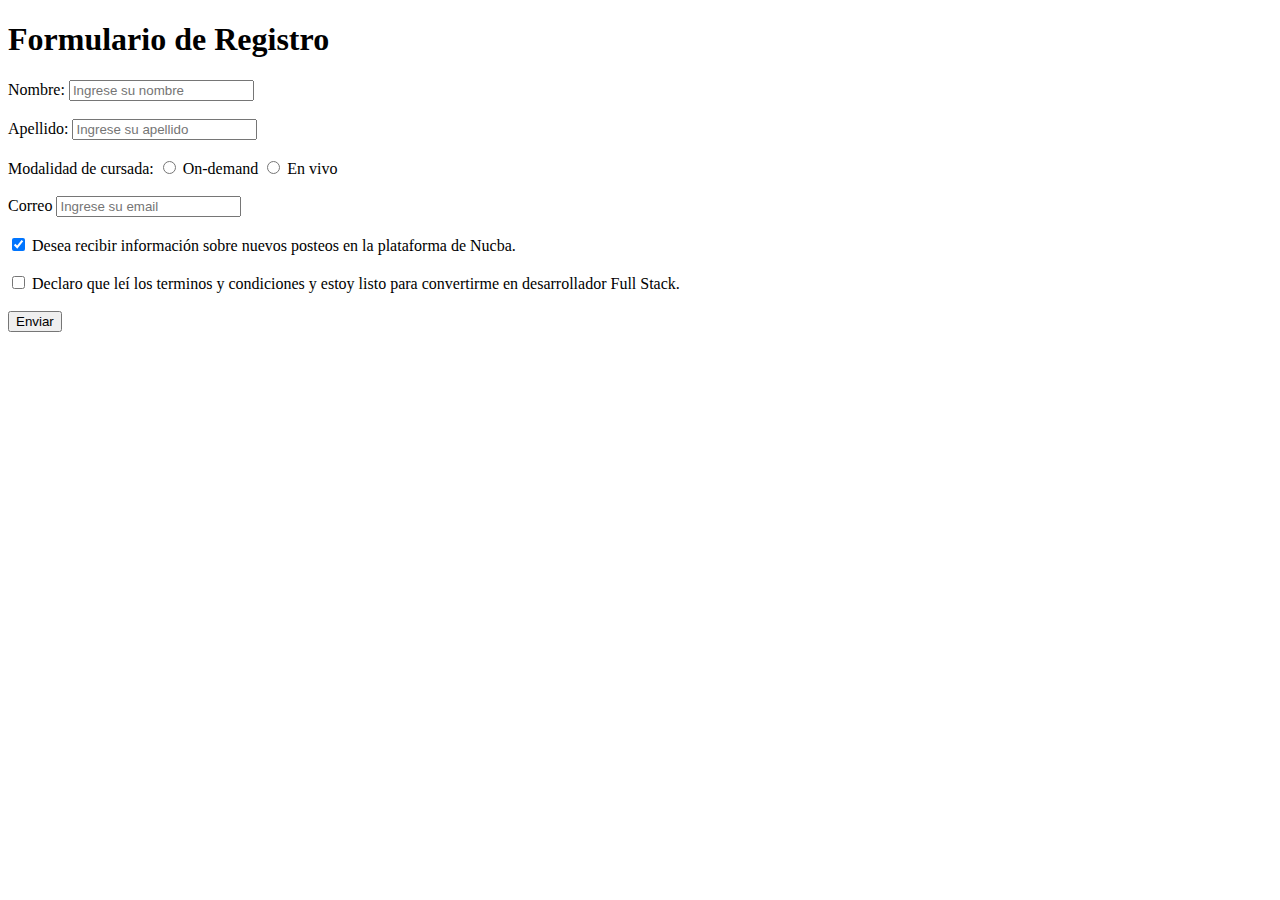
<file: Entregas/Entrega_1/Ej_Formulario.html>
<!DOCTYPE html>
<html lang="en">
<head>
    <meta charset="UTF-8">
    <meta http-equiv="X-UA-Compatible" content="IE=edge">
    <meta name="viewport" content="width=device-width, initial-scale=1.0">
    <title>Formulario de Registro</title>
</head>
<body>
    <h1>Formulario de Registro</h1>

    <form>

        <label for="nombre">Nombre:</label>
        <input type="text" placeholder="Ingrese su nombre" id="nombre" required>
    <br>
    <br>
        <label for="apellido">Apellido:</label>
        <input type="text" placeholder="Ingrese su apellido" id="apellido" required>
    <br>
    <br>
        <span>Modalidad de cursada:</span>
        <input type="radio" id="ondemand">
        <label for="ondemand">On-demand</label>
        <input type="radio" id="vivo">
        <label for="vivo">En vivo</label>
    <br>
    <br>
        <label for="correo">Correo</label>
        <input type="email" placeholder="Ingrese su email" id="correo" required>
    <br>
    <br>
        <input type="checkbox" id="checkbox1" checked>
        <label for="checkbox1">Desea recibir información sobre nuevos posteos en la plataforma de Nucba.</label>
        <br>
        <br>
        <input type="checkbox" id="checkbox2">
        <label for="checkbox2">Declaro que leí los terminos y condiciones y estoy listo para convertirme en desarrollador Full Stack.</label>
    <br>
    <br>
        <input type="submit" value="Enviar">


     </form>
</body>
</html>
</file>
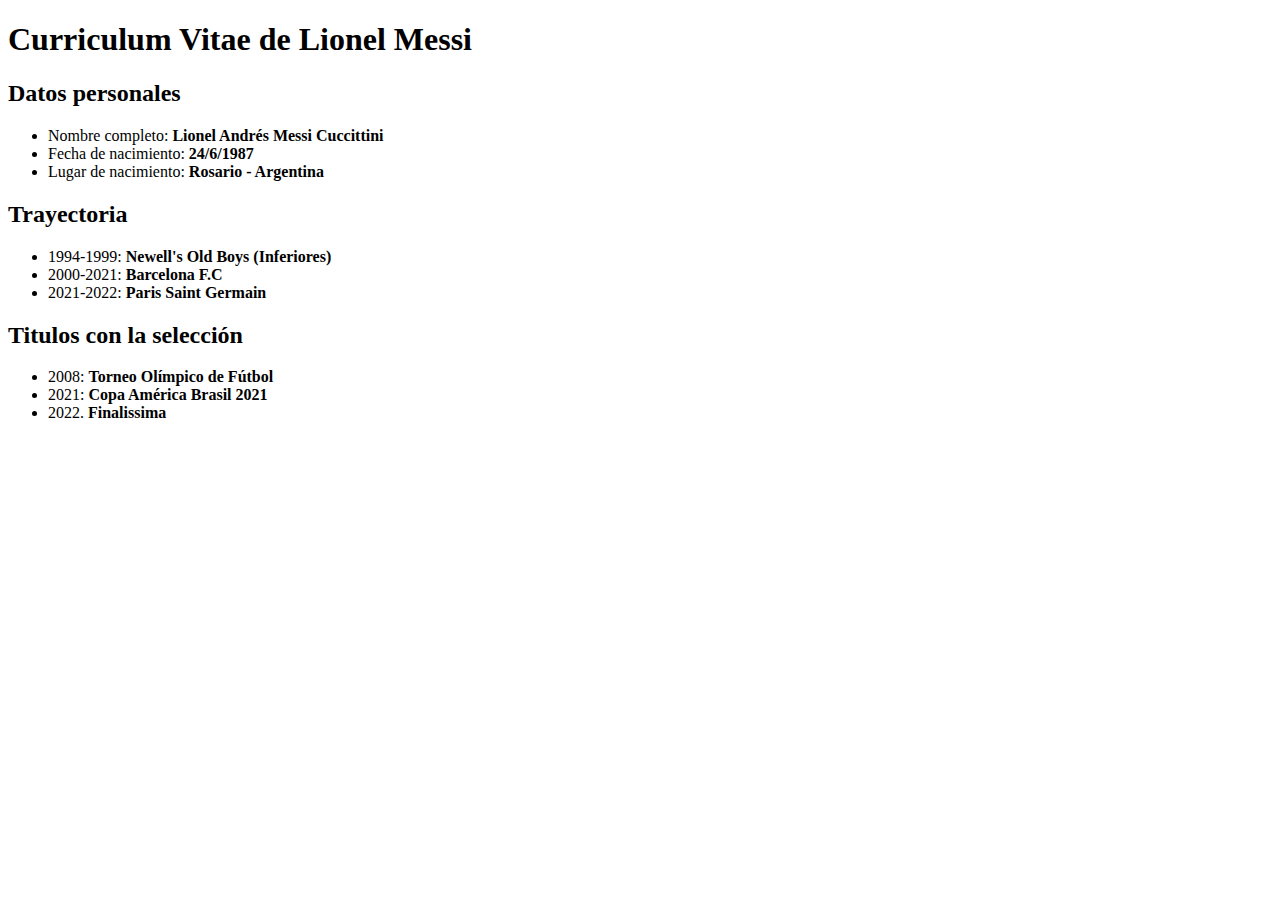
<file: Entregas/Entrega_1/Ej_listas.html>
<!DOCTYPE html>
<html lang="en">
<head>
    <meta charset="UTF-8">
    <meta http-equiv="X-UA-Compatible" content="IE=edge">
    <meta name="viewport" content="width=device-width, initial-scale=1.0">
    <title>Curriculum Messi</title>
</head>
<body>
   <h1><b>Curriculum Vitae de Lionel Messi</b></h1> 

   <h2><b>Datos personales</b></h2>

        <ul>
            <li>Nombre completo: <b>Lionel Andrés Messi Cuccittini</b></li>
            <li>Fecha de nacimiento: <b>24/6/1987</b></li>
            <li>Lugar de nacimiento: <b>Rosario - Argentina</b></li>
        </ul>

   <h2>Trayectoria</h2>

        <ul>
            <li>1994-1999: <b>Newell's Old Boys (Inferiores)</b></li>
            <li>2000-2021: <b>Barcelona F.C</b></li>
            <li>2021-2022: <b>Paris Saint Germain</b></li>
        </ul>

   <h2>Titulos con la selección</h2>

        <ul>
            <li>2008: <b>Torneo Olímpico de Fútbol</b></li>
            <li>2021: <b>Copa América Brasil 2021</b></li>
            <li>2022. <b>Finalissima</b></li>
        </ul>
</body>
</html>
</file>
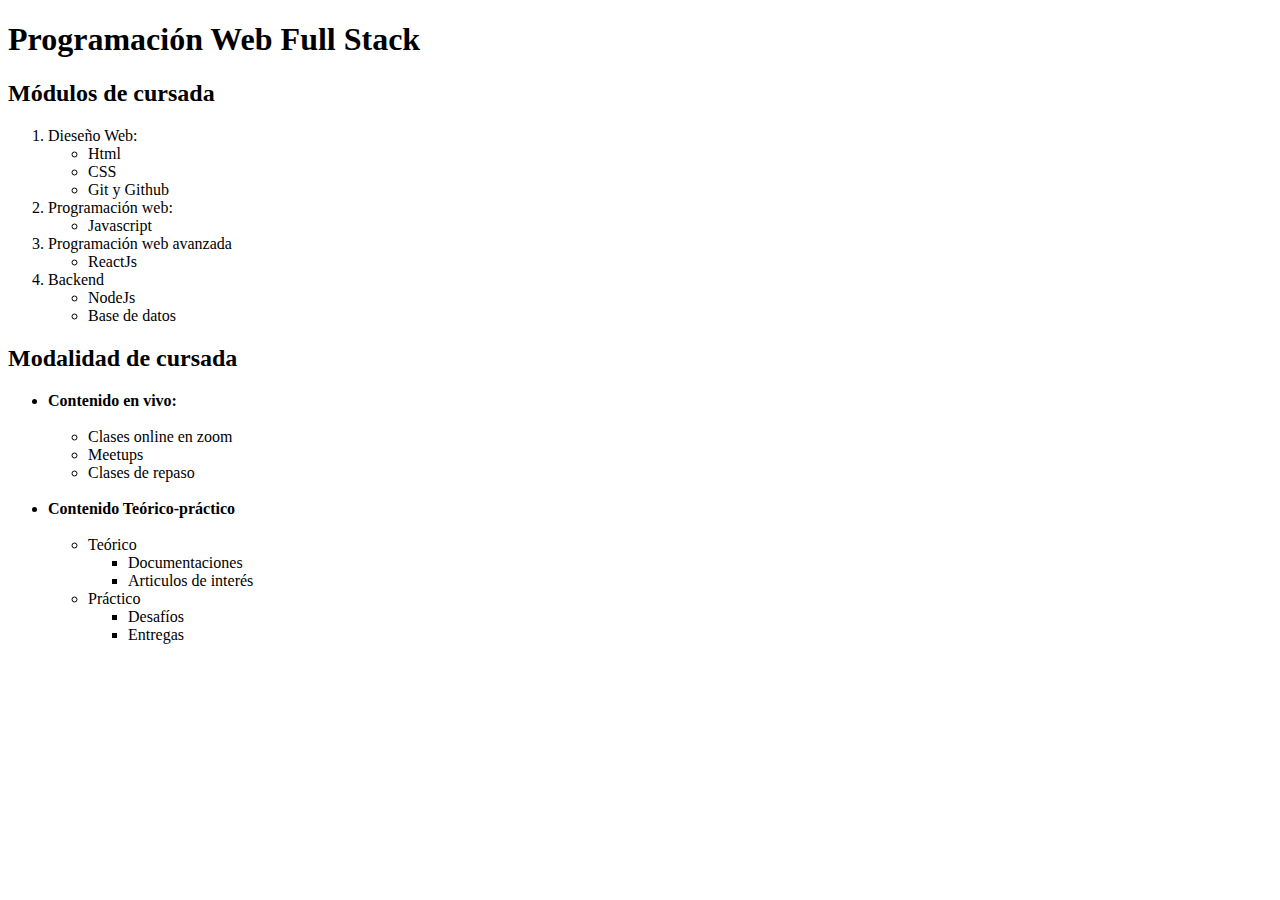
<file: Entregas/Entrega_1/Ej_listas_anidadas.html>
<!DOCTYPE html>
<html lang="en">
<head>
    <meta charset="UTF-8">
    <meta http-equiv="X-UA-Compatible" content="IE=edge">
    <meta name="viewport" content="width=device-width, initial-scale=1.0">
    <title>Programación itinerario</title>
</head>
<body>
    <h1>Programación Web Full Stack</h1>

    <h2>Módulos de cursada</h2>
        <ol>
            <li>Dieseño Web:
                <ul>
                    <li>Html</li>
                    <li>CSS</li>
                    <li>Git y Github</li>
                </ul>
            </li>
            <li>Programación web:
                <ul>
                    <li>Javascript</li>
                </ul>
            </li>
            <li>Programación web avanzada
                <ul>
                    <li>ReactJs</li>
                </ul>
            </li>
            <li>Backend
                <ul>
                    <li>NodeJs</li>
                    <li>Base de datos</li>
                </ul>
            </li>
        </ol>
    
    <h2>Modalidad de cursada</h2>
        
        <ul>
            <li><b>Contenido en vivo:</b>
            <br>
            <br>
                <ul>
                    <li>Clases online en zoom</li>
                    <li>Meetups</li>
                    <li>Clases de repaso</li>
                </ul>
            </li>
            <br>
            <li><b>Contenido Teórico-práctico</b> 
            <br>
            <br>
                <ul>
                    <li>Teórico
                        <ul>
                            <li>Documentaciones</li>
                            <li>Articulos de interés</li>
                         </ul>
                    </li>
                    <li>Práctico
                        <ul>
                            <li>Desafíos</li>
                            <li>Entregas</li>
                        </ul>
                    </li>
                </ul>
            </li>
        </ul>
</body>
</html>
</file>
<file: Entregas/Landing Page Portfolio/assets/style.css>
@import url("https://coolors.co/ccdad1-9caea9-788585-6f6866-38302e");
@import url('https://fonts.googleapis.com/css2?family=Poppins:wght@300;400;500;600;700;800&display=swap');

:root {
    /*Bg colors*/
    --primary: #CCDAD1;
    --secondary: #9CAEA9;
    --third: #788585;
    --fourth: #6F6866; 
    --gray: #38302E;  
}

*{
    margin: 0;
    padding: 0;
    box-sizing: border-box;
    text-decoration: none;
    list-style-type: none;
    font-family: "Poppins", sans-serif;
}

body {
    background-image: url(./img/—Pngtree—black\ minimalist\ flat\ music\ piano_1005297.jpg);
    background-color:var(--fourth);
    background-position: bottom;
    background-repeat: no-repeat;
    background-size: cover;
}

header {
    background: linear-gradient(to bottom, var(--gray), black);
    width: 100%;
    display: flex;
    justify-content: space-between;
    align-items: center;
    height: 65px;
    padding: 0px 10px 0px 10px;
    position: fixed;
    top: 0; /* para que quede pegado a arriba */
}

.logo {
    height: 70%;
}

.navbar,
.navbar-list {
    display: flex;
    align-items: center;
    justify-content: center;    
}

.navbar {
    gap: 150px;
}

.navbar-list {
    gap: 30px;
}

#menu-toggle,
.menu-label {
    display: none;
}


.icono-buscador {
    height: 30px;
    border: 1px solid var(--primary);
    padding: 7px;
    border-radius: 10px;
    font-weight: 600;
    cursor: pointer;
    color: var(--primary) ;
}

.navbar-list a {
    color: var(--primary);
    font-size: 14px;
}

.navbar-list li:first-child > a {
    color: white;   
    font-weight: 700;
}

/* main */

main { 
    color:  #ffc600; /*color de letra*/
    display: flex;
    flex-direction: column;
    align-items: center;
    justify-content: center;
    width: 100%;
}

#hero {
    margin-top: 30px;
    padding: 20px 30px;
    max-width: 1200px; /*medida estandar para que no crezca más*/
    display: flex;
    justify-content: center;
    align-items: center;
    height: 100vh;
}

.hero-info {
    display: flex;
    flex-direction: column;
    gap: 20px;
    width: 50%; 
}

.hero-info h1 {
    width: 90%;
    font-size: 48px;
    min-width: 500px;
    font-weight: 800px;
    background: linear-gradient(to right, #e0eafc, #cfdef3);
    color: transparent;
    background-clip: text;
    -webkit-background-clip: text;
}

.hero-info p {
    font-size: 14px;
    width: 70%;
}

.hero-info a {
    color: white;
    width: 90px;
    background-color: var(--third);
    padding: 8px 0px;
    border-radius: 10px;
    text-align: center;
    font-size: 14px;
}

.hero-card {
    display: flex;
    align-items: center;
    justify-content: center;
    width: 50%;;
}

.hero-card img {
    
    width: 90%;
    border-radius: 8px;
}

/* info */

#info {
    padding: 30px 30px;
    display: flex;
    flex-direction: column;
    justify-content: center;
    align-items: center;
    max-width: 1200px;

}

.diferencia {
    display: flex;
    flex-direction: column;
    gap: 30px;
    text-align: center;
}

.diferencia h2 {
    display: flex;
    justify-content: center;
    font-size: 30px;
}


/* card  */

#card-container {

    padding: 10px 20px;
    display: flex;
    justify-content: space-around;
    align-items: flex-start;
    flex-wrap: wrap;
    gap: 40px;
    max-width: 1200px;
    margin-bottom: 100px;
}

.info-card {
    width: 250px;
    height: 310px;
    padding: 10px 10px;
    display: flex;
    flex-direction: column;
    border-radius: 10px;
    border: white  1px solid;
    gap: 10px;
    text-align: center;
    background: linear-gradient(to top, #1e130c, #9a8478);
    /* background: linear-gradient(to top, #114357, #f29492); */
    
}

.info-card h3 {
    font-weight: 600px;
    text-align: center;
    text-decoration: underline;
    color: #f3ca4c;
}

.info-card img {
    width: 100%;
    height: 130px;
    border-radius: 2px;
}

.info-card p {
    font-size: 14px;
    font-weight: 300px;
}

/* .quote {
    font-weight: 300px;
    font-size: 18px;
    font-style: italic;
    justify-content: center;
    align-items: center;
}

.quote span {
    font-style: normal;
    font-size: 18px;
} */

/* discover */

#discover {
    margin-top: 200px;
    margin-bottom: 200px;
    padding: 30px 0px;
    max-width: 1200px;
    display: flex;
    justify-content: center;
    gap: 10px;
    
}

.divider {
    border: 0.5px solid var(--primary);
    margin: 20px;
    display: flex;
    flex-direction: column;
}

#discover h2 {
    font-size: 32px;
    width: 45%;
    font-weight: 800;
    color: white;

}

.discover-text {
    display: flex;
    flex-direction: column;
    width: 45%;
    gap: 10px;
    align-items: flex-start;
}

.discover-text p, 
.discover-text a {
    font-size: 14px;
}

.discover-text a {
    text-decoration: underline;
    font-weight: 600;
    color: var(--primary);
}

/* profesores */

#profesores {
    display: flex;
    flex-direction: column;
    justify-content: center;
    align-items: center;
    padding: 40px 20px;
    margin-top: 200px;
    max-width: 1200px;
    gap: 40px;
    margin-bottom: 150px;
}

#profesores h2 {
    color: var(--primary);
    font-size: 30px;
    font-weight: 600;
    text-decoration: underline;
}

.card-profesor {
    display: flex;
    justify-content: space-around;
    gap: 30px;
    width: 100%;
}


.info-profesor {
    display: flex;
    flex-direction: column;
    width: 30%;
    align-items: center;
    justify-content: center;
    background: linear-gradient(10deg, #114357, #f29492);
    /* background: linear-gradient(to top, #1e130c, #9a8478); */
    /* background: linear-gradient(to bottom, #73c8a9, #373b44); */
    /* background: linear-gradient(to top, #616161, #9bc5c3); */
    border-radius: 10px;
    border: white solid;
    padding: 20px;
    gap: 20px;
    text-align: center;
}

.info-img {
    display: flex;
    justify-content: center;
    align-items: center;
    width: 100%;
    height: 70%;
}

.info-img img {
    width: 90%;
    border-radius: 200px;
    height: 100%;
}

.info-text {
    display: flex;
    flex-direction: column;
    gap: 20px;
}

.info-text h3 {
    text-decoration: underline;
    color: #f3ca4c ;
}


/* contacto */

#main-contact {
    display: flex;
    justify-content: space-evenly;
    align-items: center;
    margin-bottom: 100px;
    max-width: 1200px;
    width: 100%;
}

.contacto {
    display: flex;
    flex-direction: column;
    gap: 30px;
    border: solid 2px gray;
    padding: 20px;
    border-radius: 10px;
    color: white;
    background: rgba(1, 1, 1, 0.5);
}

.formulario {
    display: flex;
    flex-direction: column;
    gap: 30px;
}

.casillas {
    display: flex;
    flex-direction: column;
    border-radius: 10px;
}

.mapa {
    border: solid 10px var(--primary);
    width: 350px;
    height: 350px;
    overflow: hidden;
    border-radius: 50%;
    position: relative;
    transition: all 0.5;

}

.mapa iframe {
    width: 500px;
    height: 500px;  
    top: -85px;
    left: -85px;
    position: relative;

}
</file>
<file: Entregas/Landing Page Portfolio/assets/mediaqueries.css>
@media (max-width:992px) {


.navbar {
    gap: 10px;
}

.navbar-list {
    position: absolute;
    top: 65px;
    left: 5%;
    right: 5%;
    width: 90%;
    flex-direction: column;
    border: 2px solid var(--primary);
    background: black;
    border-top: 0px;
    border-radius: 0px 0px 15px 15px;
    align-items: flex-start;
    padding: 45px 30px;
    gap: 25px;
    z-index: 2;
    display: none;
}

.navbar-list a {
    font-size: 18px;
}

.menu-label {
    display: flex;
    cursor: pointer;
    order: 2;
}

.icono-buscador {
    border: 0px solid;
    height: 35px;
}

#menu-toggle:checked + .navbar-list {
    display: flex;
}

.menu-label img {
    height: 20px;
    width: 20px;
}

/* hero */

#hero {
        margin-top: 60px;
        display: flex;
        flex-direction: column;
        gap: 40px;
    }

.hero-info {
    width: 100%;
    justify-content: center;
    align-items: center;
    text-align: center;
}

.hero-info h1 {
    width: 90%;
    max-width: 600px;
    min-width: unset;
}

.hero-info p {
    width: 60%;
    max-width: 800px;
}

.hero-card {
    width: 70%;
}


#discover {
    display: flex;
    flex-direction: column;
    text-align: center;
    gap: 30px;
} 

#discover h2 {
    width: 90%;
    align-self: center;
}

.discover-text {
    display: flex;
    align-items: center;
    width: 60%;
    align-self: center;
    gap: 20px;
   
}

#profesores h2 {
    display: flex;
    justify-content: center;
    width: 90%;
    text-align: center;
}

.card-profesor {
    flex-wrap: wrap;
    /* gap: unset; */
}

.info-profesor {
    width: 40%;
}
}




@media (max-width: 576px) {
    
main {
    margin-top: 20px;
}

#hero {
    margin-top: 20px;
}

.hero-info p {
    width: 70%;
    max-width: unset;
}

.hero-card {
    width: 100%;
}

.card-profesor {
    width: 80%;
}

.info-profesor {
    width: 100%;
}


}
</file>
